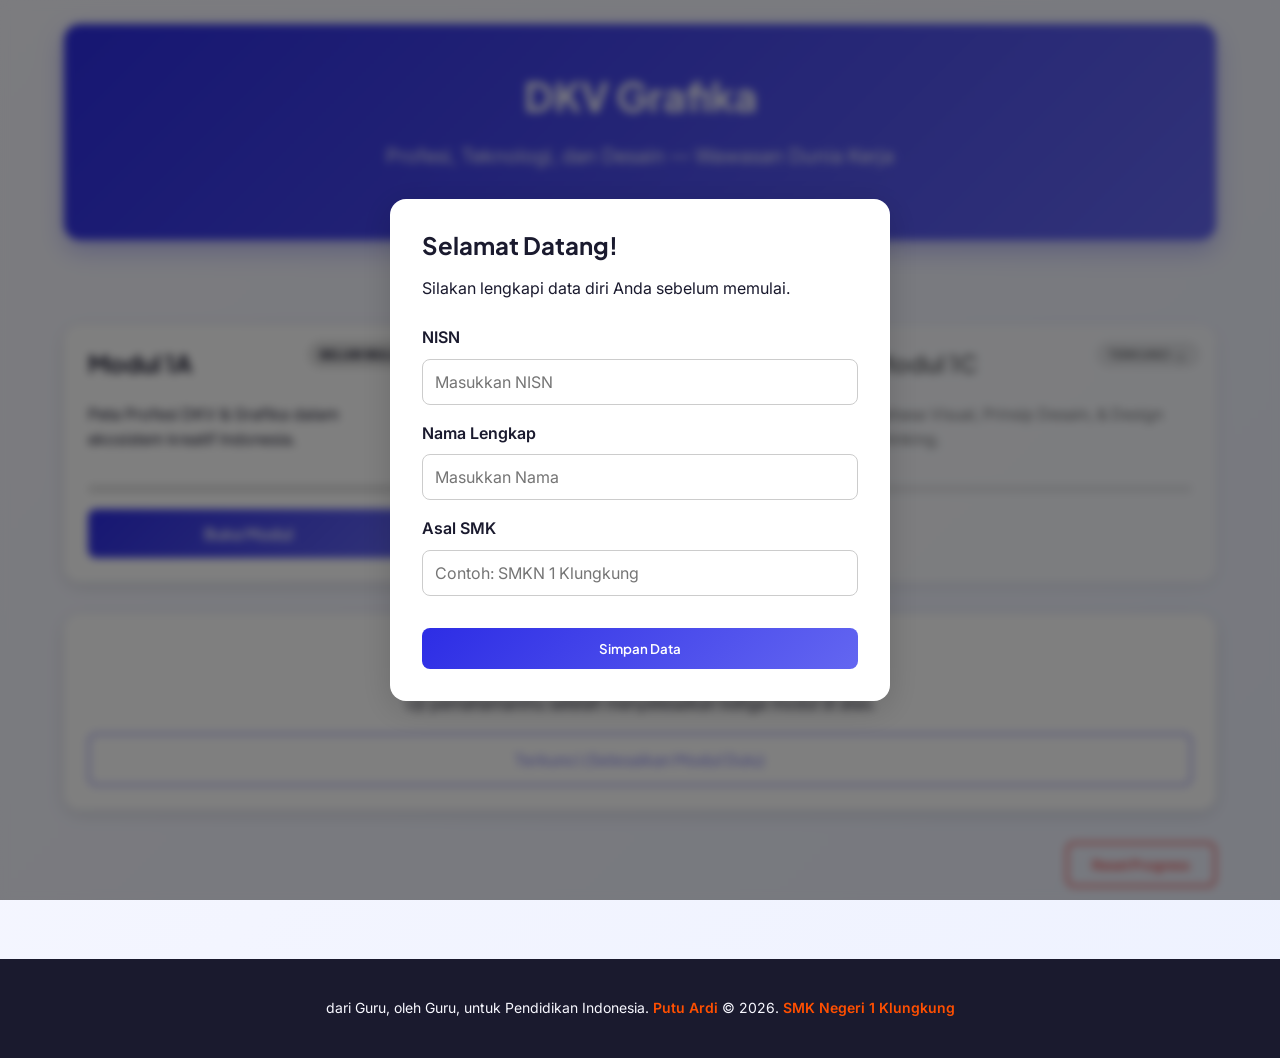
<file: index.html>
<!DOCTYPE html>
<html lang="id">
<head>
  <meta charset="UTF-8">
  <meta name="viewport" content="width=device-width, initial-scale=1.0">
  <title>DKV Grafika: Profesi, Teknologi, dan Desain</title>
  <link rel="icon" type="image/png" href="assets/images/favicon.png">
  
  <!-- Font Lokal (Placeholder menggunakan Google Fonts untuk MVP) -->
  <link rel="preconnect" href="https://fonts.googleapis.com">
  <link rel="preconnect" href="https://fonts.gstatic.com" crossorigin>
  <link href="https://fonts.googleapis.com/css2?family=Inter:wght@400;600&family=JetBrains+Mono&family=Plus+Jakarta+Sans:wght@700;800&display=swap" rel="stylesheet">
  
  <!-- CSS -->
  <link rel="stylesheet" href="assets/css/main.css">
  <link rel="stylesheet" href="assets/css/components.css">
  <link rel="stylesheet" href="assets/css/animations.css">
  
  <style>
    .hero {
      text-align: center;
      padding: var(--spasi-12) var(--spasi-6);
      background: var(--gradien-primer);
      color: white;
      border-radius: var(--radius-lg);
      margin-bottom: var(--spasi-8);
      box-shadow: 0 10px 25px rgba(45, 45, 229, 0.3);
    }
    
    .hero h1 {
      font-size: var(--teks-3xl);
      margin-bottom: var(--spasi-2);
    }
    
    .hero p {
      font-size: var(--teks-lg);
      opacity: 0.9;
    }

    .modul-card {
      position: relative;
    }
    
    .modul-card .status-badge {
      position: absolute;
      top: var(--spasi-4);
      right: var(--spasi-4);
    }
    
    .action-bar {
      margin-top: var(--spasi-8);
      display: flex;
      justify-content: flex-end;
    }
  </style>
</head>
<body style="background: var(--gradien-bg); min-height: 100vh;">

  <div class="container fade-in">
    <!-- Kontainer Informasi Pengguna -->
    <div id="user-info-container"></div>

    <header class="hero">
      <h1>DKV Grafika</h1>
      <p>Profesi, Teknologi, dan Desain — Wawasan Dunia Kerja</p>
    </header>

    <main>
      <h2 style="text-align: center; margin-bottom: var(--spasi-6);">Pilih Modul Pembelajaran</h2>
      
      <div class="grid grid-3" id="modul-container">
        <!-- Modul 1A -->
        <div class="card modul-card" id="card-1a">
          <span class="status-badge status-belum" id="badge-1a">Belum Mulai</span>
          <h3 class="card-title">Modul 1A</h3>
          <p class="card-body">Peta Profesi DKV & Grafika dalam ekosistem kreatif Indonesia.</p>
          <div class="progress-container">
            <div class="progress-bar" id="progress-1a"></div>
          </div>
          <a href="modul-1a/index.html" class="btn btn-primary" style="margin-top: var(--spasi-4); display: block;">Buka Modul</a>
        </div>

        <!-- Modul 1B -->
        <div class="card modul-card" id="card-1b">
          <span class="status-badge status-belum" id="badge-1b">Belum Mulai</span>
          <h3 class="card-title">Modul 1B</h3>
          <p class="card-body">Evolusi Teknologi Cetak ke Digital & Prinsip Keberlanjutan.</p>
          <div class="progress-container">
            <div class="progress-bar" id="progress-1b"></div>
          </div>
          <a href="modul-1b/index.html" class="btn btn-primary" style="margin-top: var(--spasi-4); display: block;">Buka Modul</a>
        </div>

        <!-- Modul 1C -->
        <div class="card modul-card" id="card-1c">
          <span class="status-badge status-belum" id="badge-1c">Belum Mulai</span>
          <h3 class="card-title">Modul 1C</h3>
          <p class="card-body">Bahasa Visual, Prinsip Desain, & Design Thinking.</p>
          <div class="progress-container">
            <div class="progress-bar" id="progress-1c"></div>
          </div>
          <a href="modul-1c/index.html" class="btn btn-primary" style="margin-top: var(--spasi-4); display: block;">Buka Modul</a>
        </div>
      </div>

      <!-- Kuis Akhir (Terkunci secara default) -->
      <div class="card" style="margin-top: var(--spasi-8); text-align: center;">
        <h3 class="card-title">Kuis Komprehensif Akhir</h3>
        <p class="card-body">Uji pemahamanmu setelah menyelesaikan ketiga modul di atas.</p>
        <a href="kuis-akhir/index.html" class="btn btn-outline" id="btn-kuis" style="opacity: 0.5; pointer-events: none;">Terkunci (Selesaikan Modul Dulu)</a>
      </div>

      <div class="action-bar">
        <button class="btn btn-outline" style="color: var(--warna-bahaya); border-color: var(--warna-bahaya);" onclick="window.dkvCore.resetProgress()">Reset Progress</button>
      </div>
    </main>
  </div>

  <!-- Scripts -->
  <script src="assets/js/core.js"></script>
  <script src="assets/js/navigation.js"></script>
  <script src="assets/js/accessibility.js"></script>
  <script>
    document.addEventListener('DOMContentLoaded', () => {
      // Update UI based on LocalStorage
      const state = window.dkvCore.getProgress();
            const modules = ['1a', '1b', '1c'];
        let allCompleted = true;
        let isPreviousLulus = true; // Modul pertama selalu terbuka di awal
  
        modules.forEach(mod => {
          const modState = state[`modul_${mod}`];
          const badge = document.getElementById(`badge-${mod}`);
          const progressBar = document.getElementById(`progress-${mod}`);
          const btnLink = document.querySelector(`#card-${mod} .btn`);
          const card = document.getElementById(`card-${mod}`);
          
          const persentase = modState.skor_kuis ? modState.skor_kuis : 0;
          const isLulus = (modState.status === 'selesai' || persentase >= 80);

          if (!isPreviousLulus) {
            // Kunci modul ini karena modul sebelumnya belum lulus
            card.style.opacity = '0.6';
            card.style.pointerEvents = 'none';
            card.style.filter = 'grayscale(100%)';
            badge.className = 'status-badge status-belum';
            badge.innerText = 'Terkunci 🔒';
            btnLink.innerText = 'Selesaikan Modul Sebelumnya';
            btnLink.style.background = 'var(--warna-netral-400)';
            btnLink.style.borderColor = 'var(--warna-netral-400)';
            btnLink.removeAttribute('href');
            progressBar.style.width = '0%';
            allCompleted = false;
          } else {
            // Modul ini terbuka
            progressBar.style.width = persentase + '%';
            
            if (isLulus) {
              badge.className = 'status-badge status-selesai';
              badge.innerText = 'Lulus ✓ (' + persentase + ')';
              btnLink.innerText = 'Selesai ✓';
              btnLink.className = 'btn';
              btnLink.style.background = 'var(--warna-sukses)';
              btnLink.style.color = 'white';
              btnLink.style.borderColor = 'var(--warna-sukses)';
            } else if (modState.status === 'sedang' || persentase > 0) {
              badge.className = 'status-badge status-sedang';
              badge.innerText = 'Sedang Dikerjakan (' + persentase + ')';
              allCompleted = false;
            } else {
              allCompleted = false;
            }
          }
          
          // Syarat untuk membuka modul berikutnya di iterasi selanjutnya
          isPreviousLulus = isLulus;
        });

      // Unlock final quiz if all completed
      const btnKuis = document.getElementById('btn-kuis');
      
      if (allCompleted) {
        btnKuis.style.opacity = '1';
        btnKuis.style.pointerEvents = 'auto';
        
        // Cek jika Kuis Akhir sudah Lulus
        if (state.kuis_akhir && state.kuis_akhir.skor !== null) {
          if (state.kuis_akhir.skor >= 80) {
            btnKuis.innerText = 'Unduh Sertifikat (LULUS ✓)';
            btnKuis.className = 'btn';
            btnKuis.style.background = 'var(--warna-sukses)';
            btnKuis.style.color = 'white';
            
            // Injeksi Banner Kelulusan
            const bannerHtml = `
              <div class="fade-in" style="background: linear-gradient(135deg, #10b981 0%, #059669 100%); color: white; padding: var(--spasi-6); border-radius: var(--radius-xl); margin-top: var(--spasi-8); margin-bottom: var(--spasi-8); box-shadow: 0 10px 25px rgba(16,185,129,0.4); text-align: center; border: 4px solid #fff;">
                <div style="font-size: 4rem; margin-bottom: var(--spasi-2);">🎓</div>
                <h2 style="font-size: 2.5rem; margin-bottom: var(--spasi-2); font-weight: 800;">SELAMAT! ANDA LULUS!</h2>
                <p style="font-size: 1.2rem; max-width: 600px; margin: 0 auto;">Anda telah menamatkan seluruh kurikulum dasar <strong>DKV Grafika Interaktif</strong> dengan skor akhir <strong>${state.kuis_akhir.skor}</strong>.</p>
              </div>
            `;
            // Insert after user-info-container
            const userInfo = document.getElementById('user-info-container');
            if (userInfo && !document.getElementById('kelulusan-banner')) {
              const banner = document.createElement('div');
              banner.id = 'kelulusan-banner';
              banner.innerHTML = bannerHtml;
              userInfo.parentNode.insertBefore(banner, userInfo.nextSibling);
            }
          } else {
            btnKuis.innerText = 'Ulangi Kuis Akhir (Nilai: ' + state.kuis_akhir.skor + ')';
            btnKuis.className = 'btn btn-primary';
          }
        } else {
          btnKuis.innerText = 'Mulai Kuis Akhir';
          btnKuis.className = 'btn btn-primary';
        }
      }
    });
  </script>
</body>
</html>
</file>
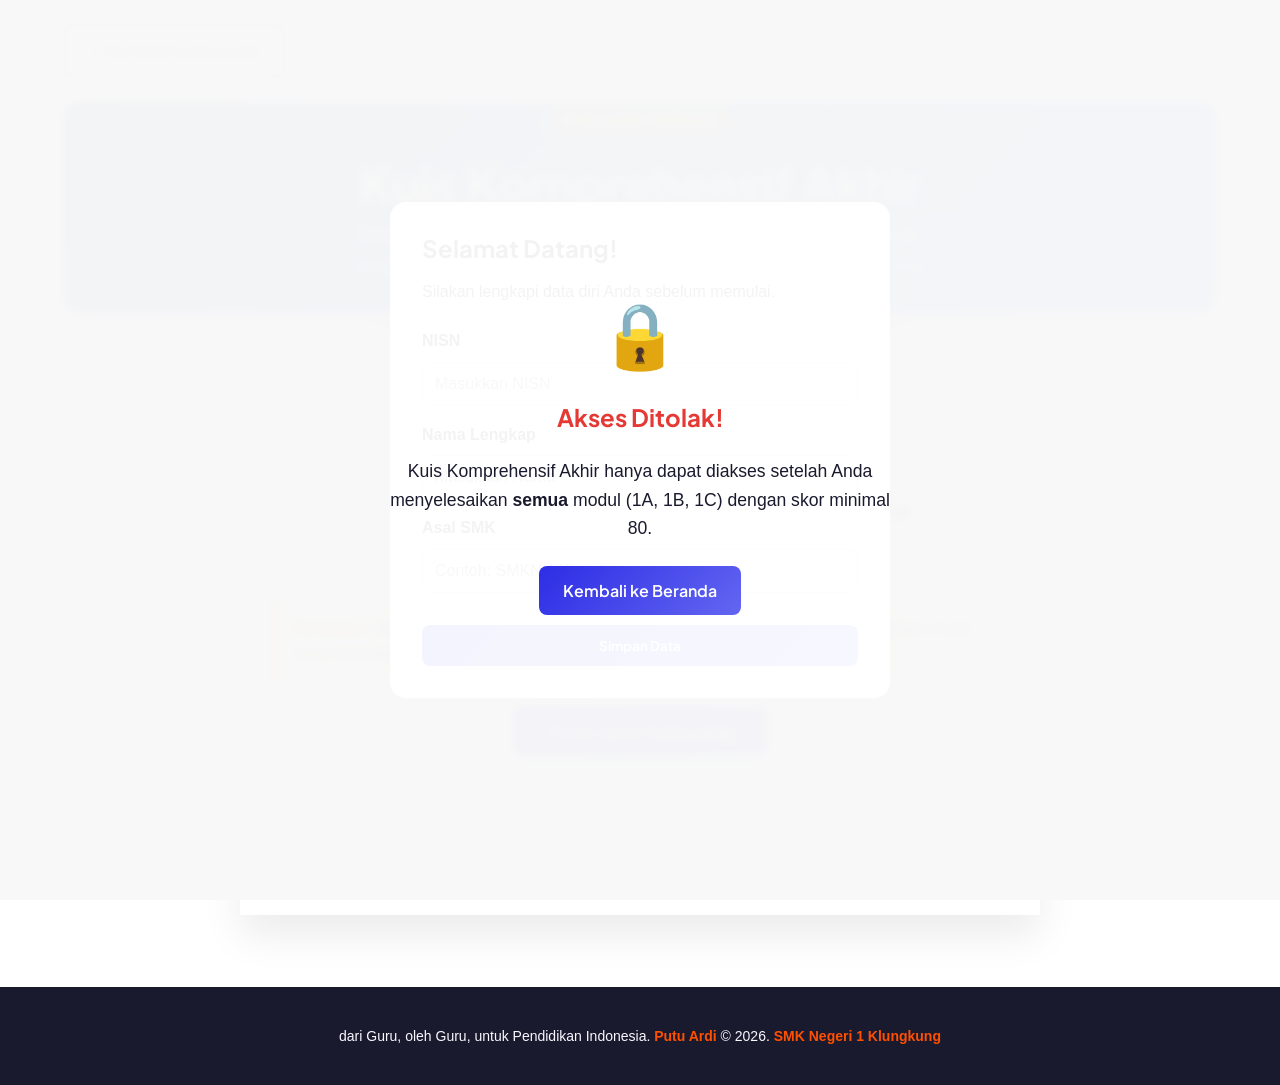
<file: kuis-akhir/index.html>
<!DOCTYPE html>
<html lang="id">
<head>
  <meta charset="UTF-8">
  <meta name="viewport" content="width=device-width, initial-scale=1.0">
  <title>Kuis Komprehensif Akhir - DKV Grafika</title>
  <link rel="icon" type="image/png" href="../assets/images/favicon.png">
  
  <link rel="preconnect" href="https://fonts.googleapis.com">
  <link rel="preconnect" href="https://fonts.gstatic.com" crossorigin>
  <link href="https://fonts.googleapis.com/css2?family=Outfit:wght@300;400;600;800&family=Plus+Jakarta+Sans:wght@400;500;600;700&display=swap" rel="stylesheet">
  
  <link rel="stylesheet" href="../assets/css/main.css">
  <link rel="stylesheet" href="../assets/css/components.css">
  <link rel="stylesheet" href="../assets/css/animations.css">
  
  <style>
    /* Premium Final Quiz Styles */
    .final-hero {
      background: linear-gradient(135deg, #1e3a8a 0%, #3b82f6 100%);
      color: white;
      border-radius: var(--radius-lg);
      box-shadow: 0 10px 25px rgba(45, 45, 229, 0.3);
      padding: var(--spasi-10) var(--spasi-6);
      text-align: center;
      margin-bottom: var(--spasi-8);
      position: relative;
      overflow: hidden;
    }
    
    .final-hero::before {
      content: '';
      position: absolute;
      top: -50%;
      left: -50%;
      width: 200%;
      height: 200%;
      background: radial-gradient(circle, rgba(255,255,255,0.1) 0%, transparent 60%);
      transform: rotate(45deg);
      pointer-events: none;
    }
    
    .final-badge {
      display: inline-block;
      background: rgba(255, 215, 0, 0.2);
      color: #ffd700;
      border: 1px solid #ffd700;
      padding: 6px 16px;
      border-radius: 20px;
      font-weight: bold;
      margin-bottom: var(--spasi-4);
      letter-spacing: 1px;
      text-transform: uppercase;
      font-size: 0.9rem;
    }

    /* Modifikasi UI Quiz agar lebih elegan */
    .quiz-card {
      background: white;
      border-radius: var(--radius-xl);
      padding: var(--spasi-8);
      box-shadow: 0 20px 40px rgba(0,0,0,0.08);
      max-width: 800px;
      margin: 0 auto;
      border: 1px solid var(--warna-netral-200);
    }
    
    .question-type-badge {
      display: inline-block;
      padding: 4px 12px;
      border-radius: 12px;
      font-size: 0.8rem;
      font-weight: bold;
      background: var(--warna-netral-100);
      color: var(--warna-netral-700);
      margin-bottom: var(--spasi-4);
    }

    /* Option button styles */
    .q-opt-btn {
      width: 100%;
      text-align: left;
      padding: var(--spasi-4);
      border: 2px solid var(--warna-netral-200);
      border-radius: var(--radius-md);
      background: transparent;
      font-family: inherit;
      font-size: 1rem;
      color: var(--warna-netral-800);
      cursor: pointer;
      transition: all 0.2s ease;
      margin-bottom: var(--spasi-3);
    }
    
    .q-opt-btn:hover {
      border-color: var(--warna-primer);
      background: var(--warna-netral-50);
    }
    
    .q-opt-btn.selected {
      border-color: var(--warna-primer);
      background: rgba(59, 130, 246, 0.1);
      font-weight: 600;
    }

    /* Protection Overlay */
    #protection-overlay {
      position: fixed;
      top: 0; left: 0; right: 0; bottom: 0;
      background: rgba(255,255,255,0.95);
      z-index: 99999;
      display: flex;
      align-items: center;
      justify-content: center;
      flex-direction: column;
      text-align: center;
      padding: var(--spasi-6);
      transition: opacity 0.5s ease;
    }
  </style>
</head>
<body style="background: var(--warna-netral-50); min-height: 100vh;">
  
  <!-- Protection Screen -->
  <div id="protection-overlay">
    <div style="font-size: 4rem; margin-bottom: var(--spasi-4);">🔒</div>
    <h2 style="color: var(--warna-bahaya); margin-bottom: var(--spasi-2);">Akses Ditolak!</h2>
    <p style="color: var(--warna-netral-700); font-size: 1.1rem; max-width: 500px; margin-bottom: var(--spasi-6);">
      Kuis Komprehensif Akhir hanya dapat diakses setelah Anda menyelesaikan <strong>semua</strong> modul (1A, 1B, 1C) dengan skor minimal 80.
    </p>
    <a href="../index.html" class="btn btn-primary">Kembali ke Beranda</a>
  </div>

  <div class="container fade-in">
    <!-- Kontainer Informasi Pengguna -->
    <div id="user-info-container"></div>

    <!-- Breadcrumb / Nav -->
    <nav class="module-nav" style="margin-bottom: var(--spasi-6);">
      <a href="../index.html" class="btn btn-outline">← Kembali ke Beranda</a>
    </nav>

    <main>
    <section class="final-hero fade-in">
      <div class="final-badge">Evaluasi Puncak</div>
      <h1 style="font-size: 3rem; margin-bottom: var(--spasi-2);">Kuis Komprehensif Akhir</h1>
      <p style="font-size: 1.2rem; opacity: 0.9; max-width: 600px; margin: 0 auto;">
        Buktikan penguasaanmu atas dunia Profesi DKV, Teknologi Cetak, hingga Bahasa Visual. Ujian ini mengadopsi format kompleks yang membutuhkan nalar tinggi.
      </p>
    </section>

    <!-- Pre-Quiz Info -->
    <div class="quiz-card fade-in" id="intro-screen">
      <h3 style="text-align: center; margin-bottom: var(--spasi-6);">Informasi Kuis</h3>
      
      <div style="display: grid; grid-template-columns: 1fr 1fr; gap: var(--spasi-4); margin-bottom: var(--spasi-8);">
        <div style="background: var(--warna-netral-50); padding: var(--spasi-4); border-radius: var(--radius-md); text-align: center;">
          <div style="font-size: 2rem; margin-bottom: var(--spasi-2);">📝</div>
          <div style="font-weight: bold; font-size: 1.2rem;">10 Soal</div>
          <div style="font-size: 0.9rem; color: var(--warna-netral-600);">Format Campuran</div>
        </div>
        <div style="background: var(--warna-netral-50); padding: var(--spasi-4); border-radius: var(--radius-md); text-align: center;">
          <div style="font-size: 2rem; margin-bottom: var(--spasi-2);">🎯</div>
          <div style="font-weight: bold; font-size: 1.2rem;">Passing Grade: 80</div>
          <div style="font-size: 0.9rem; color: var(--warna-netral-600);">Syarat Kelulusan</div>
        </div>
      </div>
      
      <div style="background: rgba(245,158,11,0.1); border-left: 4px solid var(--warna-aksen); padding: var(--spasi-4); margin-bottom: var(--spasi-6); border-radius: 0 var(--radius-md) var(--radius-md) 0;">
        <strong style="color: #b45309;">Perhatian:</strong> Baca instruksi setiap soal dengan teliti. Beberapa soal mungkin membutuhkan Anda untuk mencentang lebih dari satu jawaban yang benar.
      </div>

      <div style="text-align: center;">
        <button id="start-btn" class="btn btn-primary" style="font-size: 1.2rem; padding: 12px 32px; box-shadow: 0 10px 25px rgba(59,130,246,0.4);">
          Mulai Ujian Sekarang
        </button>
      </div>
    </div>

    <!-- Quiz Engine Container -->
    <div class="quiz-card hidden" id="quiz-screen">
      <!-- Injected by engine.js -->
    </div>

    <!-- Result Screen -->
    <div class="quiz-card hidden" id="result-screen">
      <!-- Injected by engine.js -->
    </div>

  </main>
  </div> <!-- End container -->

  <script src="../assets/js/core.js"></script>
  <script>
    // URL Protection Logic
    document.addEventListener('DOMContentLoaded', () => {
      const state = window.dkvCore.getProgress();
      const s1a = state.modul_1a?.skor_kuis || 0;
      const s1b = state.modul_1b?.skor_kuis || 0;
      const s1c = state.modul_1c?.skor_kuis || 0;
      
      if (s1a >= 80 && s1b >= 80 && s1c >= 80) {
        // Lulus prasyarat, hilangkan overlay protection
        const overlay = document.getElementById('protection-overlay');
        overlay.style.opacity = '0';
        setTimeout(() => overlay.remove(), 500);
      }
    });
  </script>
  <script src="data/bank-soal.js"></script>
  <script src="js/engine.js"></script>
</body>
</html>
</file>
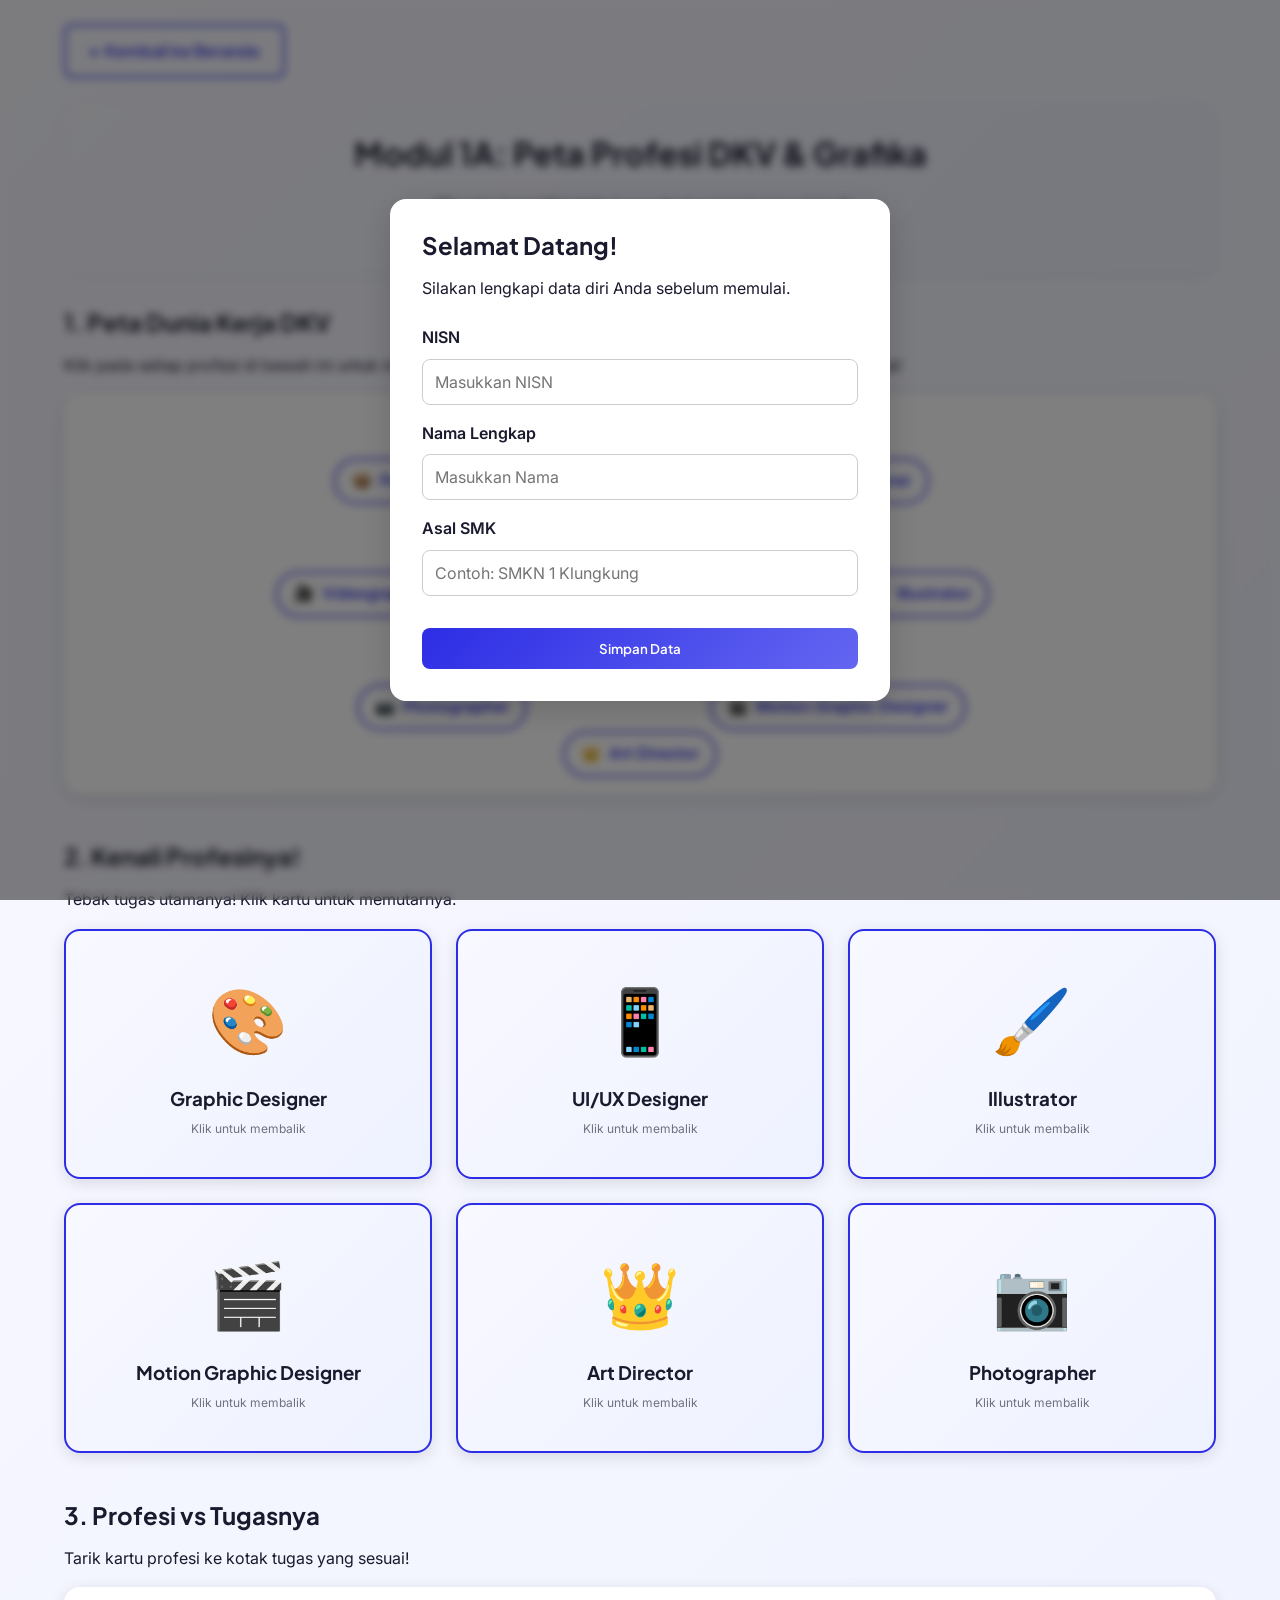
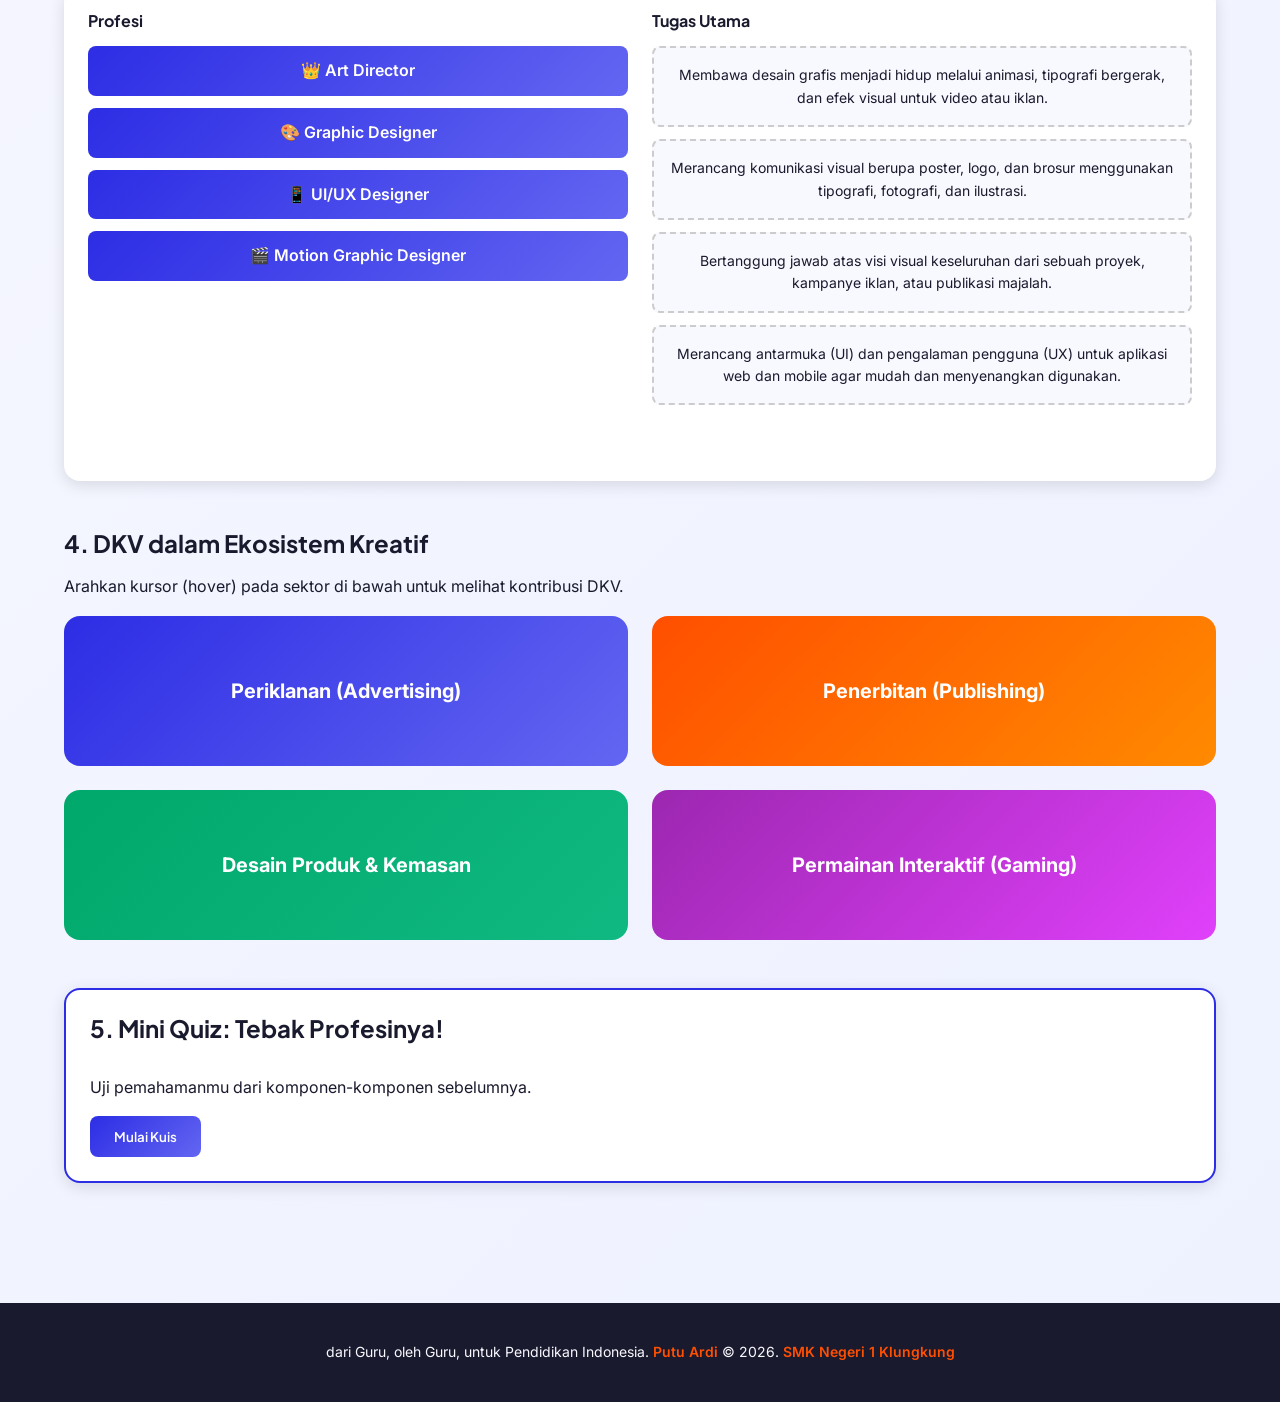
<file: modul-1a/index.html>
<!DOCTYPE html>
<html lang="id">
<head>
  <meta charset="UTF-8">
  <meta name="viewport" content="width=device-width, initial-scale=1.0">
  <title>Modul 1A - Peta Profesi DKV & Grafika</title>
  <link rel="icon" type="image/png" href="../assets/images/favicon.png">
  
  <link rel="preconnect" href="https://fonts.googleapis.com">
  <link rel="preconnect" href="https://fonts.gstatic.com" crossorigin>
  <link href="https://fonts.googleapis.com/css2?family=Inter:wght@400;600&family=JetBrains+Mono&family=Plus+Jakarta+Sans:wght@700;800&display=swap" rel="stylesheet">
  
  <link rel="stylesheet" href="../assets/css/main.css">
  <link rel="stylesheet" href="../assets/css/components.css">
  <link rel="stylesheet" href="../assets/css/animations.css">
  
  <style>
    .module-header {
      background: var(--gradien-bg);
      padding: var(--spasi-8) var(--spasi-6);
      text-align: center;
      border-radius: var(--radius-lg);
      margin-bottom: var(--spasi-8);
      box-shadow: var(--bayangan-sm);
    }
    .module-nav {
      margin-bottom: var(--spasi-6);
    }
    
    /* Interactive Map Styles */
    .mindmap-container {
      position: relative;
      width: 100%;
      min-height: 400px;
      background: #ffffff;
      border-radius: var(--radius-lg);
      box-shadow: var(--bayangan-md);
      overflow: hidden;
      display: flex;
      justify-content: center;
      align-items: center;
      flex-wrap: wrap;
      gap: var(--spasi-4);
      padding: var(--spasi-8);
    }
    .node-center {
      background: var(--gradien-primer);
      color: white;
      padding: var(--spasi-4) var(--spasi-6);
      border-radius: var(--radius-full);
      font-weight: 700;
      font-size: var(--teks-lg);
      z-index: 10;
      box-shadow: 0 4px 15px rgba(45, 45, 229, 0.4);
    }
    .node-profesi {
      background: white;
      border: 2px solid var(--warna-primer);
      color: var(--warna-primer);
      padding: var(--spasi-2) var(--spasi-4);
      border-radius: var(--radius-full);
      cursor: pointer;
      font-weight: 600;
      transition: all var(--transisi-cepat);
      display: flex;
      align-items: center;
      gap: var(--spasi-2);
    }
    .node-profesi:hover {
      background: var(--gradien-primer);
      color: white;
      transform: scale(1.05);
    }
    
    /* Section containers */
    .interactive-section {
      margin-bottom: var(--spasi-12);
    }
  </style>
</head>
<body style="background: var(--gradien-bg); min-height: 100vh;">

  <div class="container fade-in">
    <!-- Kontainer Informasi Pengguna -->
    <div id="user-info-container"></div>

    <!-- Breadcrumb / Nav -->
    <nav class="module-nav">
      <a href="../index.html" class="btn btn-outline" id="back-btn">← Kembali ke Beranda</a>
    </nav>

    <!-- Header -->
    <header class="module-header">
      <h1>Modul 1A: Peta Profesi DKV & Grafika</h1>
      <p style="font-size: var(--teks-lg); color: var(--warna-netral-800);">"Dunia kreatif lebih luas dari yang kamu kira."</p>
    </header>

    <main>
      <!-- Komponen 1: Interactive Map -->
      <section class="interactive-section" id="section-map">
        <h2>1. Peta Dunia Kerja DKV</h2>
        <p>Klik pada setiap profesi di bawah ini untuk melihat detail tugas, alat yang sering digunakan, dan rata-rata gajinya!</p>
        <div class="mindmap-container" id="mindmap">
          <div class="node-center">Dunia DKV & Grafika</div>
          <!-- Node profesi akan dirender di sini via JS -->
        </div>
      </section>

      <!-- Komponen 2: Flip Cards -->
      <section class="interactive-section" id="section-flip">
        <h2>2. Kenali Profesinya!</h2>
        <p>Tebak tugas utamanya! Klik kartu untuk memutarnya.</p>
        <div class="grid grid-3" id="flip-cards-container">
          <!-- Flip cards di-render via JS -->
        </div>
      </section>

      <!-- Komponen 3: Drag & Drop Matching -->
      <section class="interactive-section" id="section-drag">
        <h2>3. Profesi vs Tugasnya</h2>
        <p>Tarik kartu profesi ke kotak tugas yang sesuai!</p>
        <div id="drag-drop-container" style="background: white; padding: var(--spasi-6); border-radius: var(--radius-lg); box-shadow: var(--bayangan-md);">
          <!-- Drag & Drop container dirender via JS -->
        </div>
      </section>

      <!-- Komponen 4: Infographic -->
      <section class="interactive-section" id="section-info">
        <h2>4. DKV dalam Ekosistem Kreatif</h2>
        <p>Arahkan kursor (hover) pada sektor di bawah untuk melihat kontribusi DKV.</p>
        <div class="grid grid-2" id="infographic-container">
          <!-- Infographic dirender via JS -->
        </div>
      </section>

      <!-- Komponen 5: Mini Quiz -->
      <section class="interactive-section" id="section-quiz">
        <div class="card" style="border: 2px solid var(--warna-primer);">
          <h2>5. Mini Quiz: Tebak Profesinya!</h2>
          <p>Uji pemahamanmu dari komponen-komponen sebelumnya.</p>
          <div id="quiz-container">
            <button id="start-quiz-btn" class="btn btn-primary">Mulai Kuis</button>
          </div>
        </div>
      </section>
    </main>
  </div>

  <!-- Scripts -->
  <script src="../assets/js/core.js"></script>
  <script src="../assets/js/navigation.js"></script>
  <script src="../assets/js/accessibility.js"></script>
  
  <!-- Modul 1A Specific Scripts -->
  <script src="js/peta-profesi.js"></script>
  <script src="js/flip-cards.js"></script>
  <script src="js/drag-match.js"></script>
  <script src="js/infographic.js"></script>
  <script src="js/quiz.js"></script>

  <!-- Load Data (Menghindari CORS error pada file lokal) -->
  <script src="data/profesi-data.js"></script>

  <script>
    document.addEventListener('DOMContentLoaded', () => {
      // Data sekarang sudah tersedia secara sinkronus di window.dkvData
      const data = window.dkvData;
      
      if(data) {
        if(window.initPetaProfesi) window.initPetaProfesi(data.profesi);
        if(window.initFlipCards) window.initFlipCards(data.profesi);
        if(window.initDragMatch) window.initDragMatch(data.profesi);
        if(window.initInfographic) window.initInfographic(data.ekosistem);
        if(window.initQuiz) window.initQuiz(data.kuis);
      } else {
        console.error("Data gagal dimuat.");
      }
    });
  </script>
</body>
</html>
</file>
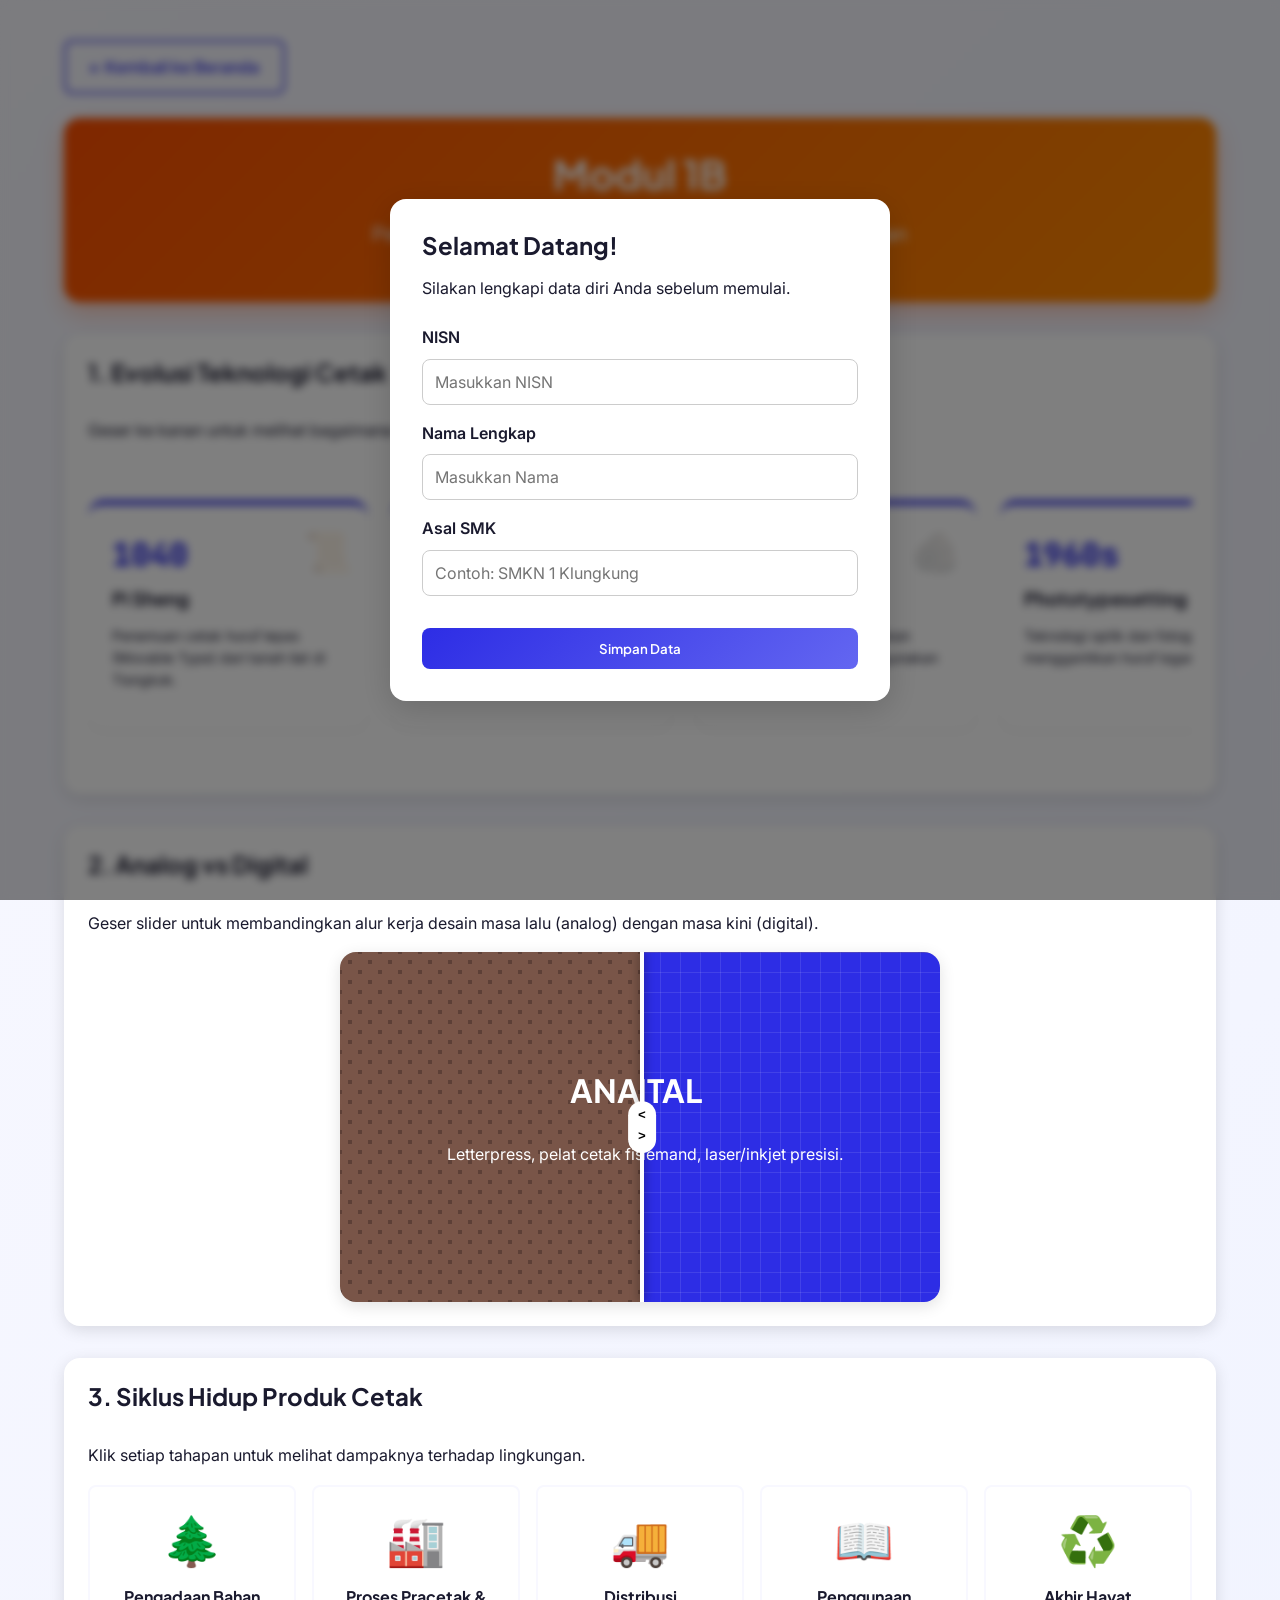
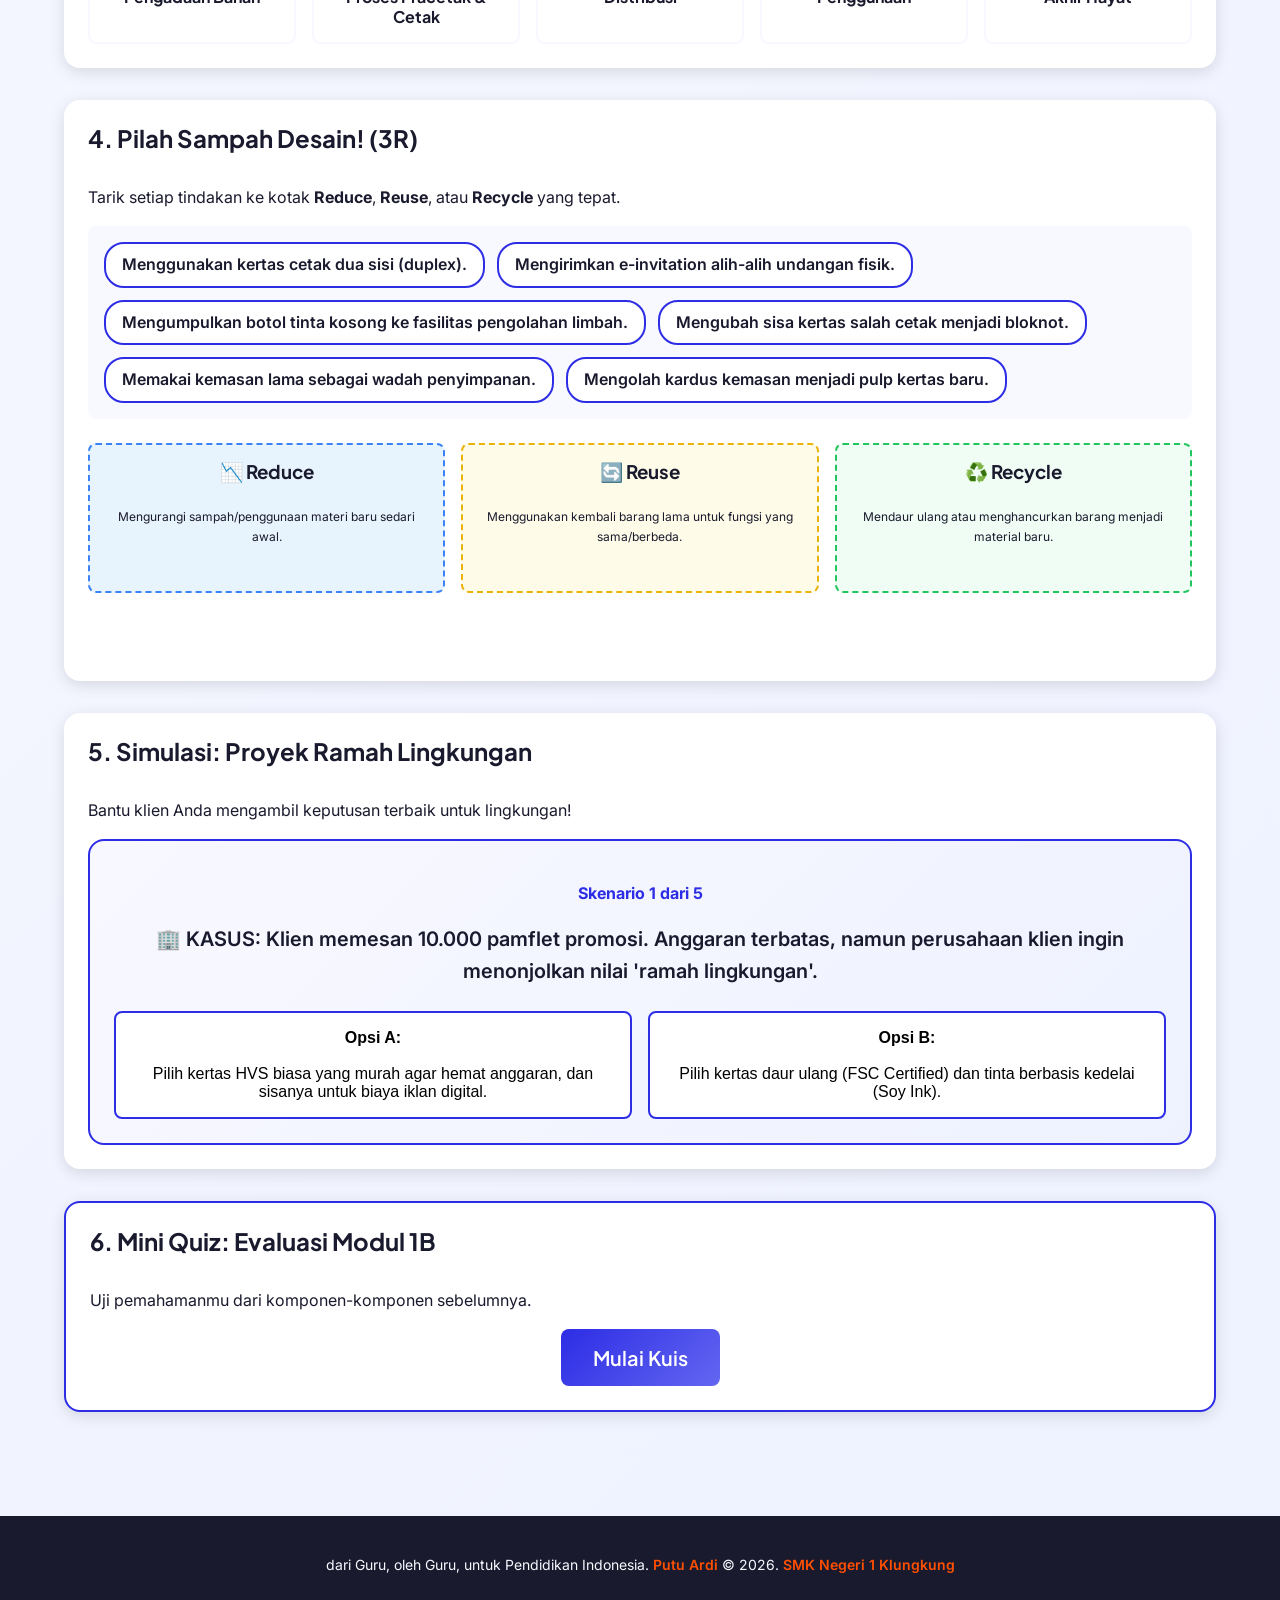
<file: modul-1b/index.html>
<!DOCTYPE html>
<html lang="id">
<head>
  <meta charset="UTF-8">
  <meta name="viewport" content="width=device-width, initial-scale=1.0">
  <title>Modul 1B - Teknologi, Tren & Keberlanjutan</title>
  <link rel="icon" type="image/png" href="../assets/images/favicon.png">
  
  <link rel="preconnect" href="https://fonts.googleapis.com">
  <link rel="preconnect" href="https://fonts.gstatic.com" crossorigin>
  <link href="https://fonts.googleapis.com/css2?family=Inter:wght@400;600&family=JetBrains+Mono&family=Plus+Jakarta+Sans:wght@700;800&display=swap" rel="stylesheet">
  
  <link rel="stylesheet" href="../assets/css/main.css">
  <link rel="stylesheet" href="../assets/css/components.css">
  <link rel="stylesheet" href="../assets/css/animations.css">
  <style>
    .module-header {
      text-align: center;
      padding: var(--spasi-8) var(--spasi-6);
      background: var(--gradien-aksen);
      color: white;
      border-radius: var(--radius-lg);
      margin-bottom: var(--spasi-8);
      box-shadow: 0 10px 25px rgba(255, 79, 0, 0.3);
    }
  </style>
</head>
<body style="background: var(--gradien-bg); min-height: 100vh;">

  <div class="container fade-in">
    <!-- User Info Bar -->
    <div id="user-info-container"></div>

    <!-- Breadcrumb / Nav -->
    <nav style="margin-bottom: var(--spasi-6); padding-top: var(--spasi-4);">
      <a href="../index.html" class="btn btn-outline">← Kembali ke Beranda</a>
    </nav>

    <header class="module-header">
      <h1 style="font-size: var(--teks-3xl); margin-bottom: var(--spasi-2);">Modul 1B</h1>
      <p style="font-size: var(--teks-lg);">Perkembangan Teknologi Cetak dan Prinsip Keberlanjutan</p>
    </header>

    <main>
      <!-- 1. Timeline Horizontal -->
      <section class="card" style="margin-bottom: var(--spasi-8);">
        <h2>1. Evolusi Teknologi Cetak</h2>
        <p style="margin-bottom: var(--spasi-4);">Geser ke kanan untuk melihat bagaimana teknologi percetakan berevolusi dari masa ke masa.</p>
        <div id="timeline-container" style="padding: var(--spasi-4) 0;"></div>
      </section>

      <!-- 2. Before / After Slider -->
      <section class="card" style="margin-bottom: var(--spasi-8);">
        <h2>2. Analog vs Digital</h2>
        <p style="margin-bottom: var(--spasi-4);">Geser slider untuk membandingkan alur kerja desain masa lalu (analog) dengan masa kini (digital).</p>
        <div id="before-after-container" style="display:flex; justify-content:center; align-items:center; flex-direction:column;"></div>
      </section>

      <!-- 3. Lifecycle Diagram -->
      <section class="card" style="margin-bottom: var(--spasi-8);">
        <h2>3. Siklus Hidup Produk Cetak</h2>
        <p style="margin-bottom: var(--spasi-4);">Klik setiap tahapan untuk melihat dampaknya terhadap lingkungan.</p>
        <div id="lifecycle-container"></div>
      </section>

      <!-- 4. Sorting Activity -->
      <section class="card" style="margin-bottom: var(--spasi-8);">
        <h2>4. Pilah Sampah Desain! (3R)</h2>
        <p style="margin-bottom: var(--spasi-4);">Tarik setiap tindakan ke kotak <strong>Reduce</strong>, <strong>Reuse</strong>, atau <strong>Recycle</strong> yang tepat.</p>
        <div id="sorting-container"></div>
      </section>

      <!-- 5. Branching Scenario -->
      <section class="card" style="margin-bottom: var(--spasi-8);">
        <h2>5. Simulasi: Proyek Ramah Lingkungan</h2>
        <p style="margin-bottom: var(--spasi-4);">Bantu klien Anda mengambil keputusan terbaik untuk lingkungan!</p>
        <div id="branching-container"></div>
      </section>

      <!-- 6. Quiz -->
      <section class="card" style="margin-bottom: var(--spasi-8); border: 2px solid var(--warna-primer);">
        <h2>6. Mini Quiz: Evaluasi Modul 1B</h2>
        <p style="margin-bottom: var(--spasi-4);">Uji pemahamanmu dari komponen-komponen sebelumnya.</p>
        <div id="quiz-container" style="text-align: center;">
          <button class="btn btn-primary" id="start-quiz-btn" style="font-size: var(--teks-lg); padding: var(--spasi-4) var(--spasi-8);">Mulai Kuis</button>
        </div>
      </section>

    </main>
  </div>

  <!-- Scripts -->
  <script src="../assets/js/core.js"></script>
  <script src="../assets/js/navigation.js"></script>
  
  <script src="js/timeline.js"></script>
  <script src="js/before-after.js"></script>
  <script src="js/lifecycle.js"></script>
  <script src="js/sorting.js"></script>
  <script src="js/branching.js"></script>
  <script src="js/quiz.js"></script>

  <!-- Load Data (Menghindari CORS error pada file lokal) -->
  <script src="data/teknologi-data.js"></script>

  <script>
    document.addEventListener('DOMContentLoaded', () => {
      const data = window.dkvData1B;
      
      if(data) {
        if(window.initTimeline) window.initTimeline(data.timeline);
        if(window.initBeforeAfter) window.initBeforeAfter();
        if(window.initLifecycle) window.initLifecycle(data.lifecycle);
        if(window.initSorting) window.initSorting(data.sorting);
        if(window.initBranching) window.initBranching(data.branching);
        if(window.initQuiz1B) window.initQuiz1B(data.kuis);
      } else {
        console.error("Data 1B gagal dimuat.");
      }
    });
  </script>
</body>
</html>
</file>
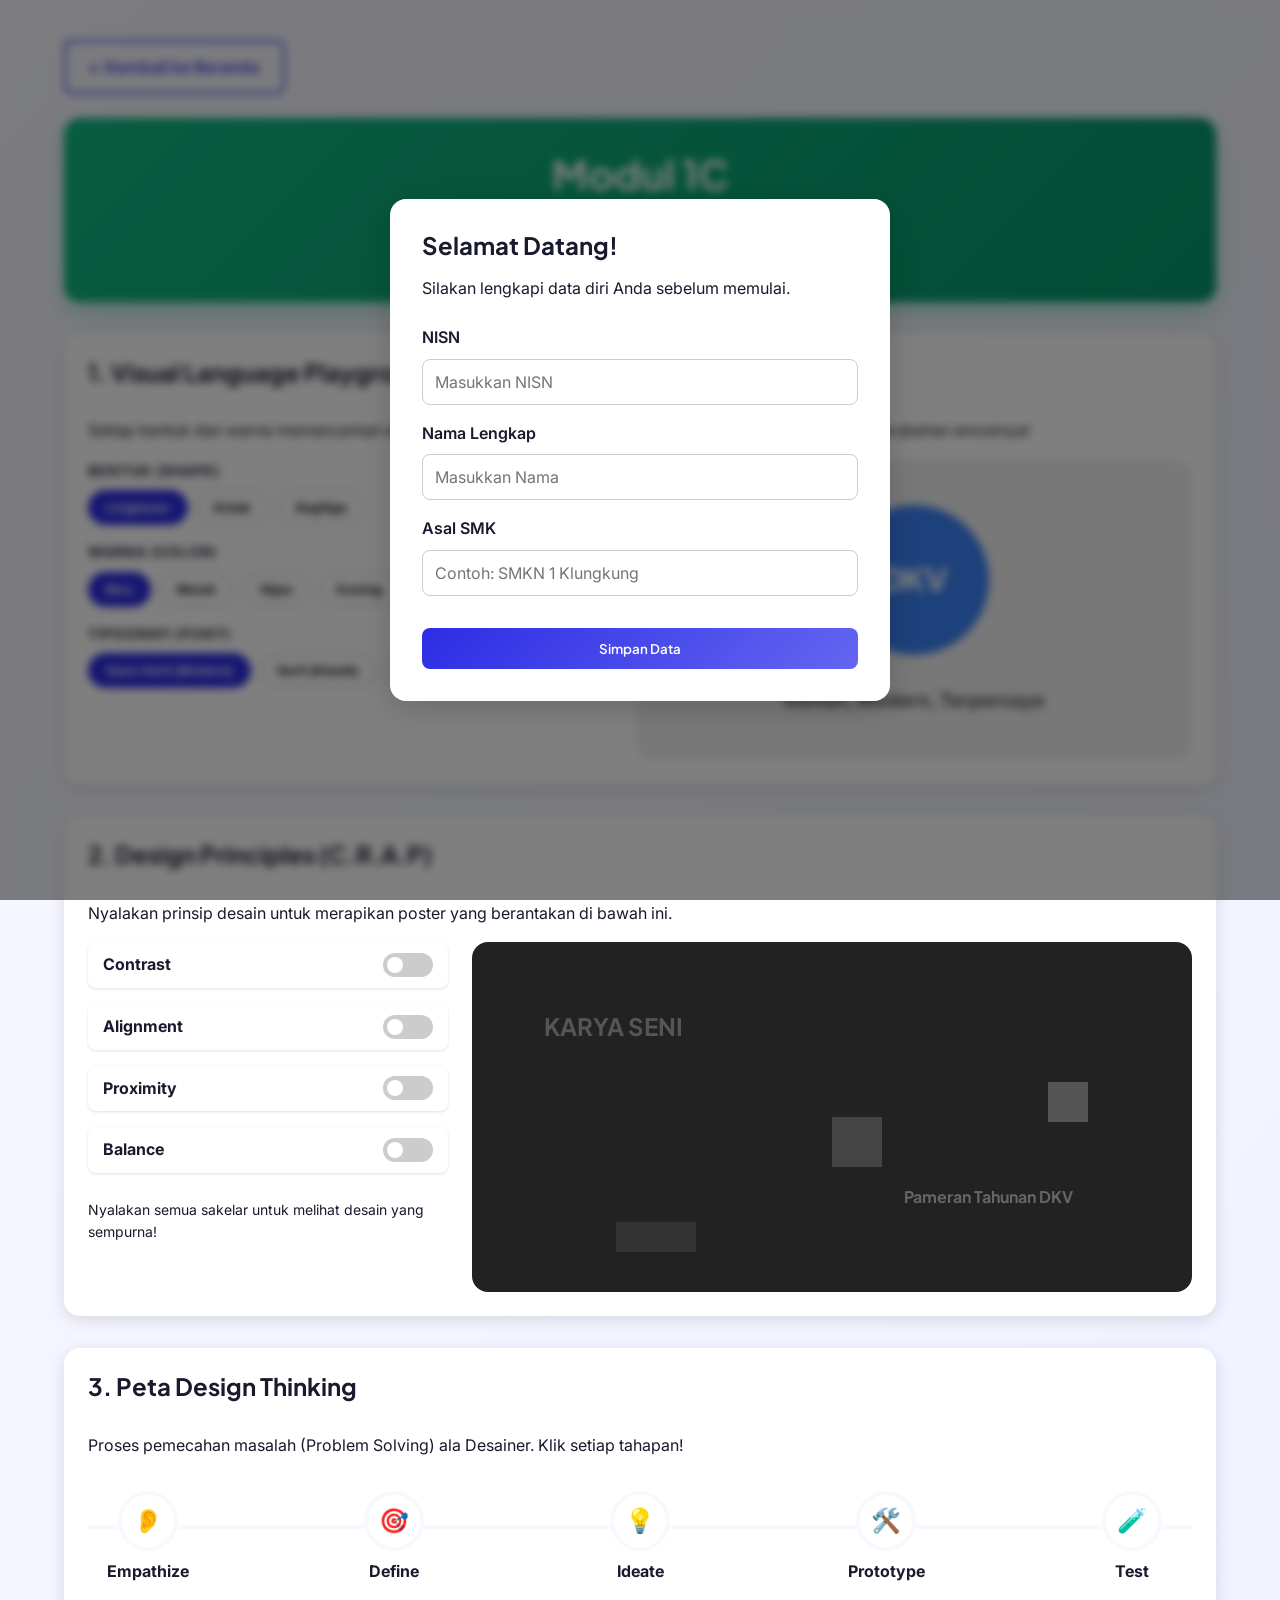
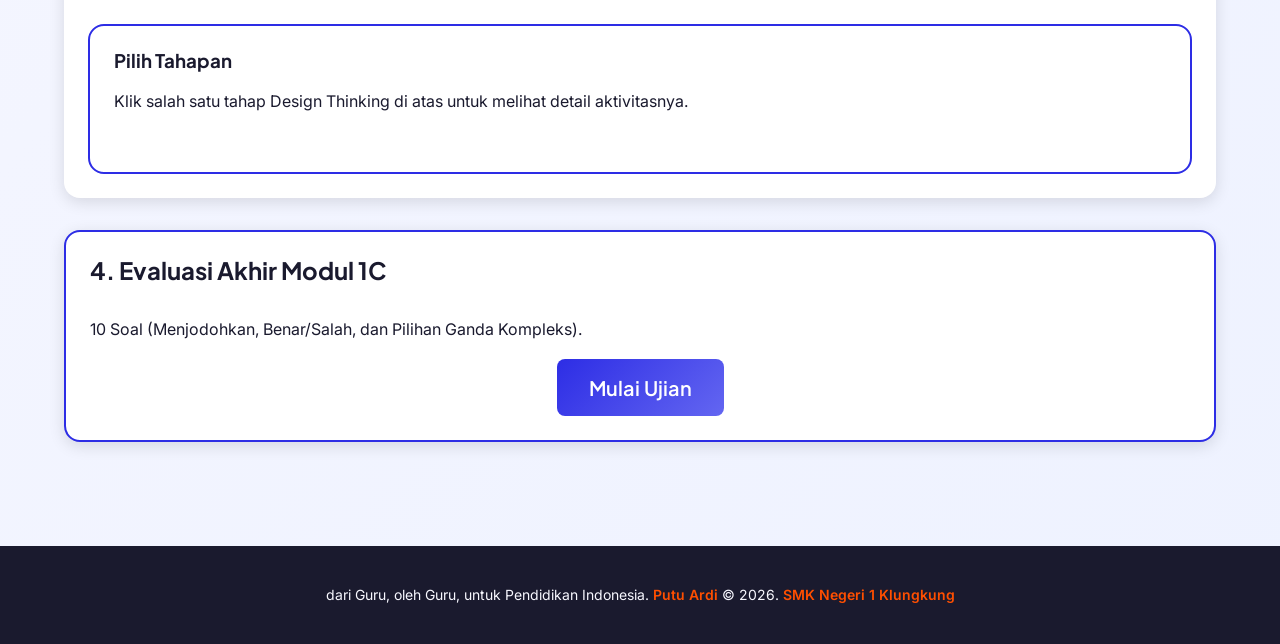
<file: modul-1c/index.html>
<!DOCTYPE html>
<html lang="id">
<head>
  <meta charset="UTF-8">
  <meta name="viewport" content="width=device-width, initial-scale=1.0">
  <title>Modul 1C - Bahasa Visual & Design Thinking</title>
  <link rel="icon" type="image/png" href="../assets/images/favicon.png">
  
  <link rel="preconnect" href="https://fonts.googleapis.com">
  <link rel="preconnect" href="https://fonts.gstatic.com" crossorigin>
  <link href="https://fonts.googleapis.com/css2?family=Inter:wght@400;600&family=JetBrains+Mono&family=Plus+Jakarta+Sans:wght@700;800&display=swap" rel="stylesheet">
  
  <link rel="stylesheet" href="../assets/css/main.css">
  <link rel="stylesheet" href="../assets/css/components.css">
  <link rel="stylesheet" href="../assets/css/animations.css">
  <style>
    .module-header {
      text-align: center;
      padding: var(--spasi-8) var(--spasi-6);
      background: linear-gradient(135deg, #10b981 0%, #059669 100%);
      color: white;
      border-radius: var(--radius-lg);
      margin-bottom: var(--spasi-8);
      box-shadow: 0 10px 25px rgba(16, 185, 129, 0.3);
    }
  </style>
</head>
<body style="background: var(--gradien-bg); min-height: 100vh;">

  <!-- User Info Bar Injection Area -->
  <div class="container fade-in">
    <div id="user-info-container"></div>

    <!-- Breadcrumb / Nav -->
    <nav style="margin-bottom: var(--spasi-6); padding-top: var(--spasi-4);">
      <a href="../index.html" class="btn btn-outline">← Kembali ke Beranda</a>
    </nav>

    <header class="module-header">
      <h1 style="font-size: var(--teks-3xl); margin-bottom: var(--spasi-2);">Modul 1C</h1>
      <p style="font-size: var(--teks-lg);">Bahasa Visual, Prinsip Desain, & Design Thinking</p>
    </header>

    <main>
      <!-- 1. Visual Language Playground -->
      <section class="card" style="margin-bottom: var(--spasi-8);">
        <h2>1. Visual Language Playground</h2>
        <p style="margin-bottom: var(--spasi-4);">Setiap bentuk dan warna memancarkan emosi (Psikologi Desain). Mainkan tombol di bawah dan rasakan perubahan emosinya!</p>
        <div id="visual-play-container"></div>
      </section>

      <!-- 2. Design Principles Sandbox -->
      <section class="card" style="margin-bottom: var(--spasi-8);">
        <h2>2. Design Principles (C.R.A.P)</h2>
        <p style="margin-bottom: var(--spasi-4);">Nyalakan prinsip desain untuk merapikan poster yang berantakan di bawah ini.</p>
        <div id="principles-container"></div>
      </section>

      <!-- 3. Design Thinking Flow -->
      <section class="card" style="margin-bottom: var(--spasi-8);">
        <h2>3. Peta Design Thinking</h2>
        <p style="margin-bottom: var(--spasi-4);">Proses pemecahan masalah (Problem Solving) ala Desainer. Klik setiap tahapan!</p>
        <div id="design-thinking-container"></div>
      </section>

      <!-- 4. Advanced Quiz -->
      <section class="card" style="margin-bottom: var(--spasi-8); border: 2px solid var(--warna-primer);">
        <h2>4. Evaluasi Akhir Modul 1C</h2>
        <p style="margin-bottom: var(--spasi-4);">10 Soal (Menjodohkan, Benar/Salah, dan Pilihan Ganda Kompleks).</p>
        <div id="quiz-container" style="text-align: center;">
          <button class="btn btn-primary" id="start-quiz-btn" style="font-size: var(--teks-lg); padding: var(--spasi-4) var(--spasi-8);">Mulai Ujian</button>
        </div>
      </section>

    </main>
  </div>

  <!-- Scripts -->
  <script src="../assets/js/core.js"></script>
  <script src="../assets/js/navigation.js"></script>
  
  <script src="js/visual-play.js"></script>
  <script src="js/principles.js"></script>
  <script src="js/design-thinking.js"></script>
  <script src="js/quiz.js"></script>

  <!-- Load Data -->
  <script src="data/desain-data.js"></script>

  <script>
    document.addEventListener('DOMContentLoaded', () => {
      const data = window.dkvData1C;
      if(data) {
        if(window.initVisualPlay) window.initVisualPlay();
        if(window.initPrinciples) window.initPrinciples();
        if(window.initDesignThinking) window.initDesignThinking(data.designThinking);
        if(window.initQuiz1C) window.initQuiz1C(data.kuis);
      }
    });
  </script>
</body>
</html>
</file>
<file: assets/css/main.css>
:root {
  /* Palet Warna — Tema "Studio Kreatif Modern" */
  --warna-primer: #2D2DE5; /* Biru desain — identitas DKV */
  --warna-aksen: #FF4F00; /* Oranye kreatif — energi & inovasi */
  --warna-sukses: #00A86B; /* Hijau — jawaban benar / selesai */
  --warna-peringatan: #FFB800; /* Kuning — petunjuk / hint */
  --warna-bahaya: #E53935; /* Merah — jawaban salah */
  --warna-netral-100: #F8F8FF; /* Background halaman */
  --warna-netral-800: #1A1A2E; /* Teks utama */
  
  /* Gradien Modern */
  --gradien-primer: linear-gradient(135deg, #2D2DE5 0%, #6366F1 100%);
  --gradien-aksen: linear-gradient(135deg, #FF4F00 0%, #FF8A00 100%);
  --gradien-bg: linear-gradient(135deg, #F8F8FF 0%, #EEF2FF 100%);
  --gradien-sukses: linear-gradient(135deg, #00A86B 0%, #10B981 100%);
  
  /* Tipografi */
  --font-display: 'Plus Jakarta Sans', sans-serif; /* Judul & heading */
  --font-body: 'Inter', sans-serif; /* Paragraf & UI */
  --font-mono: 'JetBrains Mono', monospace; /* Kode & data */
  
  /* Skala Font */
  --teks-xs: 0.75rem; /* 12px */
  --teks-sm: 0.875rem; /* 14px */
  --teks-base: 1rem; /* 16px */
  --teks-lg: 1.25rem; /* 20px */
  --teks-xl: 1.5rem; /* 24px */
  --teks-2xl: 2rem; /* 32px */
  --teks-3xl: 2.5rem; /* 40px */
  
  /* Spacing */
  --spasi-1: 4px; 
  --spasi-2: 8px; 
  --spasi-3: 12px;
  --spasi-4: 16px; 
  --spasi-6: 24px; 
  --spasi-8: 32px;
  --spasi-12: 48px; 
  --spasi-16: 64px;
  
  /* Border Radius */
  --radius-sm: 4px; 
  --radius-md: 8px;
  --radius-lg: 16px; 
  --radius-full: 9999px;
  
  /* Shadow */
  --bayangan-sm: 0 1px 3px rgba(0,0,0,0.12);
  --bayangan-md: 0 4px 16px rgba(0,0,0,0.12);
  --bayangan-lg: 0 8px 32px rgba(0,0,0,0.16);
  
  /* Transisi */
  --transisi-cepat: 150ms ease;
  --transisi-normal: 300ms ease;
  --transisi-lambat: 500ms ease;
}

*, *::before, *::after {
  box-sizing: border-box;
}

body {
  margin: 0;
  padding: 0;
  font-family: var(--font-body);
  background-color: var(--warna-netral-100);
  color: var(--warna-netral-800);
  line-height: 1.6;
  -webkit-font-smoothing: antialiased;
}

h1, h2, h3, h4, h5, h6 {
  font-family: var(--font-display);
  margin-top: 0;
  margin-bottom: var(--spasi-4);
  line-height: 1.2;
}

a {
  color: var(--warna-primer);
  text-decoration: none;
  transition: color var(--transisi-cepat);
}

a:hover {
  color: var(--warna-aksen);
}
</file>
<file: assets/css/components.css>
/* Cards */
.card {
  background-color: #ffffff;
  border-radius: var(--radius-lg);
  box-shadow: var(--bayangan-md);
  padding: var(--spasi-6);
  transition: transform var(--transisi-normal), box-shadow var(--transisi-normal);
  display: flex;
  flex-direction: column;
}

.card:hover {
  transform: translateY(-4px);
  box-shadow: var(--bayangan-lg);
}

.card-title {
  font-size: var(--teks-xl);
  font-weight: 700;
  margin-bottom: var(--spasi-2);
}

.card-body {
  font-size: var(--teks-base);
  flex-grow: 1;
}

/* Buttons */
.btn {
  display: inline-block;
  padding: var(--spasi-3) var(--spasi-6);
  border-radius: var(--radius-md);
  font-family: var(--font-display);
  font-weight: 600;
  text-align: center;
  cursor: pointer;
  border: none;
  transition: all var(--transisi-cepat);
  text-decoration: none;
}

.btn-primary {
  background: var(--gradien-primer);
  color: #ffffff;
  border: none;
}

.btn-primary:hover, .btn-primary:focus {
  background: var(--gradien-aksen);
  color: #ffffff;
  box-shadow: 0 4px 15px rgba(255, 79, 0, 0.4);
  transform: translateY(-2px);
  outline: none;
}

.btn-outline {
  background-color: transparent;
  color: var(--warna-primer);
  border: 2px solid var(--warna-primer);
}

.btn-outline:hover, .btn-outline:focus {
  background-color: var(--warna-primer);
  color: #ffffff;
  outline: none;
}

/* Progress Bar */
.progress-container {
  width: 100%;
  background-color: #e0e0e0;
  border-radius: var(--radius-full);
  height: 8px;
  overflow: hidden;
  margin-top: var(--spasi-4);
}

.progress-bar {
  height: 100%;
  background: var(--gradien-sukses);
  width: 0%;
  transition: width var(--transisi-lambat);
}

/* Header & Layout */
.app-header {
  background-color: #ffffff;
  box-shadow: var(--bayangan-sm);
  padding: var(--spasi-4) var(--spasi-6);
  position: sticky;
  top: 0;
  z-index: 100;
  display: flex;
  justify-content: space-between;
  align-items: center;
}

.container {
  max-width: 1200px;
  margin: 0 auto;
  padding: var(--spasi-6);
}

.grid {
  display: grid;
  gap: var(--spasi-6);
}

@media (min-width: 768px) {
  .grid-2 {
    grid-template-columns: repeat(2, 1fr);
  }
}

@media (min-width: 1024px) {
  .grid-3 {
    grid-template-columns: repeat(3, 1fr);
  }
}

/* Status Indicators */
.status-badge {
  display: inline-block;
  padding: var(--spasi-1) var(--spasi-3);
  border-radius: var(--radius-full);
  font-size: var(--teks-xs);
  font-weight: 700;
  text-transform: uppercase;
}

.status-belum {
  background-color: #e0e0e0;
  color: var(--warna-netral-800);
}

.status-sedang {
  background-color: var(--warna-peringatan);
  color: #000;
}

.status-selesai {
  background-color: var(--warna-sukses);
  color: #fff;
}

/* Modal / Popup */
.modal-overlay {
  position: fixed;
  top: 0;
  left: 0;
  width: 100%;
  height: 100%;
  background: rgba(0, 0, 0, 0.5);
  display: flex;
  justify-content: center;
  align-items: center;
  z-index: 1000;
  backdrop-filter: blur(4px);
  opacity: 0;
  visibility: hidden;
  transition: opacity var(--transisi-normal), visibility var(--transisi-normal);
}

.modal-overlay.active {
  opacity: 1;
  visibility: visible;
}

.modal-content {
  background: #fff;
  padding: var(--spasi-8);
  border-radius: var(--radius-lg);
  width: 90%;
  max-width: 500px;
  box-shadow: var(--bayangan-lg);
  transform: translateY(20px);
  transition: transform var(--transisi-normal);
}

.modal-overlay.active .modal-content {
  transform: translateY(0);
}

.form-group {
  margin-bottom: var(--spasi-4);
}

.form-group label {
  display: block;
  font-weight: 600;
  margin-bottom: var(--spasi-2);
}

.form-control {
  width: 100%;
  padding: var(--spasi-3);
  border: 1px solid #ccc;
  border-radius: var(--radius-md);
  font-family: var(--font-body);
  font-size: var(--teks-base);
}

.form-control:focus {
  border-color: var(--warna-primer);
  outline: none;
  box-shadow: 0 0 0 3px rgba(45, 45, 229, 0.2);
}

/* User Info Header */
.user-info-bar {
  background: #fff;
  padding: var(--spasi-3) var(--spasi-6);
  border-radius: var(--radius-md);
  box-shadow: var(--bayangan-sm);
  margin-bottom: var(--spasi-6);
  display: flex;
  justify-content: space-between;
  align-items: center;
  flex-wrap: wrap;
  gap: var(--spasi-4);
}

.user-info-bar strong {
  color: var(--warna-primer);
}

/* Global Footer */
.global-footer {
  text-align: center;
  padding: var(--spasi-6);
  margin-top: var(--spasi-12);
  background-color: var(--warna-netral-800);
  color: var(--warna-netral-100);
  font-size: var(--teks-sm);
}

.global-footer a {
  font-weight: 600;
  color: var(--warna-aksen);
}

.global-footer a:hover {
  color: #FFA177;
}

.user-info-bar { background: white; padding: var(--spasi-3) var(--spasi-6); border-radius: var(--radius-md); margin-bottom: var(--spasi-6); display: flex; justify-content: space-between; align-items: center; box-shadow: var(--bayangan-sm); color: var(--warna-primer); font-weight: 500; border-left: 4px solid var(--warna-aksen); }
@media (max-width: 600px) { .user-info-bar { flex-direction: column; text-align: center; gap: var(--spasi-2); } }
</file>
<file: assets/css/animations.css>
@keyframes fadeIn {
  from { opacity: 0; }
  to { opacity: 1; }
}

@keyframes slideUp {
  from { opacity: 0; transform: translateY(20px); }
  to { opacity: 1; transform: translateY(0); }
}

@keyframes pulse {
  0% { transform: scale(1); }
  50% { transform: scale(1.05); }
  100% { transform: scale(1); }
}

.fade-in {
  animation: fadeIn var(--transisi-normal) forwards;
}

.slide-up {
  animation: slideUp var(--transisi-normal) forwards;
}

.pulse {
  animation: pulse 2s infinite;
}

/* Accessibility: Respect prefers-reduced-motion */
@media (prefers-reduced-motion: reduce) {
  *, *::before, *::after {
    animation-duration: 0.01ms !important;
    animation-iteration-count: 1 !important;
    transition-duration: 0.01ms !important;
    scroll-behavior: auto !important;
  }
}
</file>
